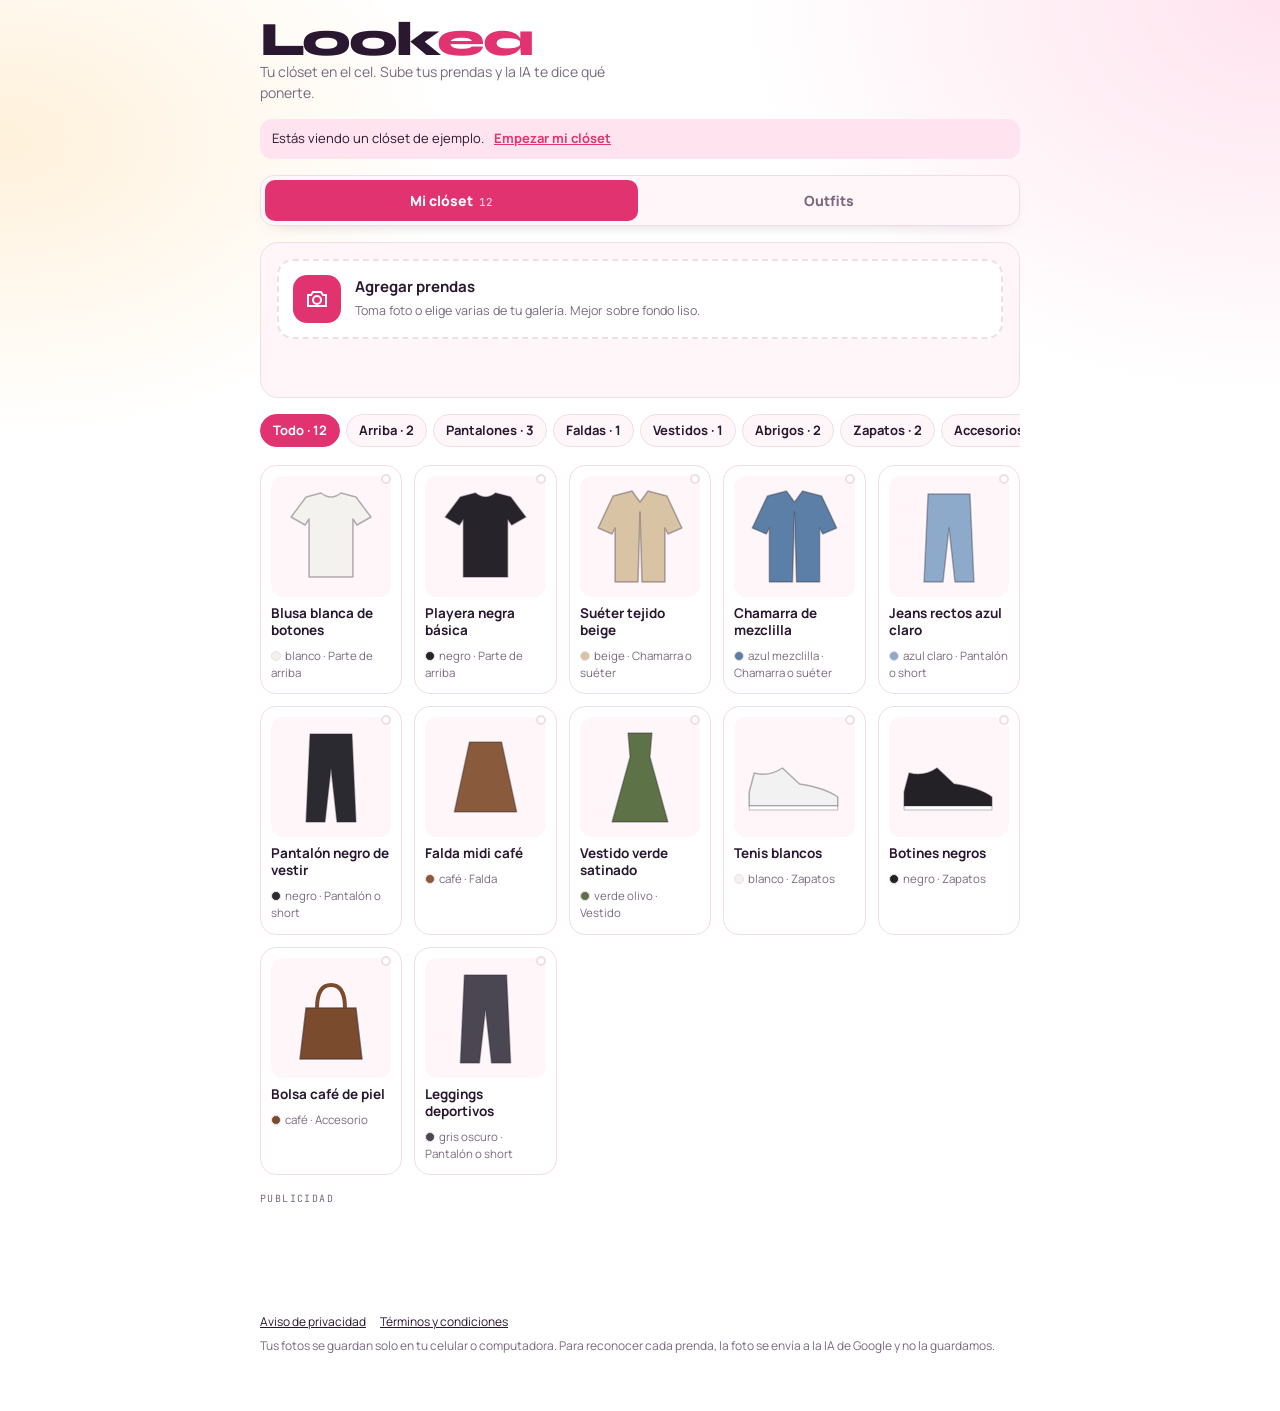
<file: public/index.html>
<!doctype html>
<html lang="es-MX">
<head>
<meta charset="utf-8">
<meta name="viewport" content="width=device-width,initial-scale=1,viewport-fit=cover">
<meta name="description" content="Lookea: sube fotos de tu ropa y la IA te arma outfits según la ocasión y el clima. Tu clóset en el cel, gratis.">
<meta property="og:title" content="Lookea · ¿qué me pongo hoy?">
<meta property="og:description" content="Sube tus prendas y la IA te dice qué ponerte. Gratis.">
<meta name="theme-color" content="#E0336F">
<link rel="icon" href="data:image/svg+xml,%3Csvg xmlns='http://www.w3.org/2000/svg' viewBox='0 0 32 32'%3E%3Crect width='32' height='32' rx='9' fill='%23E0336F'/%3E%3Cpath d='M16 8a3 3 0 0 1 3 3c0 1.5-1 2-2 2.6V15l10 6v2H5v-2l10-6v-2' stroke='%23fff' stroke-width='2' fill='none' stroke-linecap='round' stroke-linejoin='round'/%3E%3C/svg%3E">
<meta name="google-adsense-account" content="ca-pub-3124005189818645">
<script async src="https://pagead2.googlesyndication.com/pagead/js/adsbygoogle.js?client=ca-pub-3124005189818645" crossorigin="anonymous"></script>
<title>Lookea · ¿qué me pongo hoy?</title>
<link rel="preconnect" href="https://fonts.googleapis.com">
<link rel="stylesheet" href="https://fonts.googleapis.com/css2?family=Syne:wght@600;700;800&family=Manrope:wght@400;500;600;700;800&family=JetBrains+Mono:wght@500&display=swap">
<style>
/* Layout: app de una columna; arriba la marca y pestañas, el clóset es una cuadrícula de etiquetas colgantes y los outfits son "looks" en tarjetas tipo lookbook */
:root{
  --bg:#FFFFFF; --surface:#FFF6F9; --ink:#2A1730; --muted:#7A6A80; --line:#F1DDE6; --soft:#FFFFFF;
  --accent:#E0336F; --accent-ink:#FFFFFF; --accent-soft:#FFE3EE; --sage:#2E9C7A; --tag:#FFEFD9;
  color-scheme:light;
  --display:"Syne","Arial Black",system-ui,sans-serif;
  --body:"Manrope",system-ui,-apple-system,"Segoe UI",sans-serif;
  --mono:"JetBrains Mono",ui-monospace,Menlo,monospace;
}

*{box-sizing:border-box}
[hidden]{display:none!important}
body{background:var(--bg);background-image:radial-gradient(60% 40% at 100% 0%,#FFE3EE 0%,rgba(255,227,238,0) 70%),radial-gradient(50% 30% at 0% 10%,#FFF1DB 0%,rgba(255,241,219,0) 70%);background-repeat:no-repeat;color:var(--ink);font-family:var(--body);font-size:15px;line-height:1.5;
  padding-left:max(16px,env(safe-area-inset-left,0px));padding-right:max(16px,env(safe-area-inset-right,0px));padding-block:18px 56px}
.app{max-width:760px;margin:0 auto;display:flex;flex-direction:column;gap:16px}
h1,h2,h3{margin:0;text-wrap:balance}
button,input,select{font:inherit;color:inherit}
button{cursor:pointer}
:focus-visible{outline:3px solid var(--accent);outline-offset:2px}
.label{font-family:var(--mono);font-size:10.5px;letter-spacing:.14em;text-transform:uppercase;color:var(--muted)}
.muted{color:var(--muted)}
.note{font-size:12.5px;color:var(--muted);margin:0}

/* Encabezado */
.top{display:flex;justify-content:space-between;align-items:flex-end;gap:12px;flex-wrap:wrap}
.brand{font-family:var(--display);font-weight:800;font-size:clamp(34px,8vw,48px);letter-spacing:-.04em;line-height:.9}
.brand span{color:var(--accent)}
.tagline{font-size:14px;color:var(--muted);max-width:40ch}
.sample{display:flex;gap:10px;align-items:center;flex-wrap:wrap;font-size:13px;background:var(--accent-soft);border-radius:12px;padding:10px 12px}
.link{background:none;border:none;color:var(--accent);font-weight:700;padding:0;text-decoration:underline}

/* Pestañas */
.tabs{display:grid;grid-template-columns:1fr 1fr;background:var(--surface);border:1px solid var(--line);border-radius:14px;padding:4px;gap:4px;position:sticky;top:env(safe-area-inset-top,0px);z-index:5;box-shadow:0 6px 20px -16px rgba(34,25,42,.5)}
.tab{border:none;background:none;border-radius:10px;padding:10px;font-weight:800;font-size:14px;color:var(--muted)}
.tab[aria-selected="true"]{background:var(--accent);color:var(--accent-ink)}
.tab b{font-family:var(--mono);font-size:11px;font-weight:500;margin-left:6px;opacity:.75}

.card{background:var(--surface);border:1px solid var(--line);border-radius:18px;padding:16px;display:flex;flex-direction:column;gap:12px}
.card h2{font-family:var(--display);font-size:20px;font-weight:700;letter-spacing:-.02em}
.row{display:flex;gap:8px;flex-wrap:wrap;align-items:center}
.btn{border:none;border-radius:12px;padding:12px 16px;font-weight:800;background:var(--accent);color:var(--accent-ink)}
.btn.ghost{background:var(--soft);color:var(--ink);border:1px solid var(--line)}
.btn.sm{padding:8px 12px;font-size:13px;border-radius:10px}
.btn:disabled{opacity:.5;cursor:not-allowed}
.chips{display:flex;flex-wrap:wrap;gap:6px}
.chip{border:1.5px solid var(--line);background:var(--surface);border-radius:999px;padding:6px 12px;font-size:13px;font-weight:700}
.chip[aria-pressed="true"]{background:var(--accent);border-color:var(--accent);color:var(--accent-ink)}
.status{font-size:13px;color:var(--muted);min-height:1.4em}
.status.err{color:var(--accent)}

/* Subir prenda */
.upload{position:relative;display:flex;align-items:center;gap:14px;border:2px dashed var(--line);border-radius:16px;padding:14px;background:var(--soft)}
.upload input{position:absolute;inset:0;opacity:0;cursor:pointer}
.upload .ic{width:48px;height:48px;border-radius:14px;background:var(--accent);color:var(--accent-ink);display:grid;place-items:center;flex:0 0 auto}
.upload b{display:block}
.upload > span:not(.ic){min-width:0;flex:1}
#viewCloset,#viewLooks{width:100%;min-width:0}
.queue{display:flex;flex-direction:column;gap:6px}
.qi{display:flex;align-items:center;gap:10px;font-size:13px}
.qi img{width:36px;height:36px;border-radius:8px;object-fit:cover}

/* Clóset: etiquetas colgantes */
.filters{display:flex;gap:6px;overflow-x:auto;padding-bottom:2px}
.filters .chip{flex:0 0 auto}
.grid{display:grid;grid-template-columns:repeat(auto-fill,minmax(140px,1fr));gap:12px}
.item{position:relative;background:#FFFFFF;border-radius:16px;padding:10px 10px 12px;display:flex;flex-direction:column;gap:8px;border:1px solid var(--line);min-width:0;text-align:left}
.item .ph{aspect-ratio:1;max-width:100%;border-radius:12px;background:var(--surface);overflow:hidden;display:grid;place-items:center}
.item .ph img{width:100%;height:100%;object-fit:contain}
.item b{font-size:13.5px;line-height:1.25}
.item small{font-size:11.5px;color:var(--muted)}
.hole{position:absolute;top:8px;right:10px;width:10px;height:10px;border-radius:50%;border:2px solid var(--line);background:var(--bg)}
.sw{display:inline-block;width:10px;height:10px;border-radius:50%;border:1px solid var(--line);vertical-align:-1px;margin-right:4px}
.del{position:absolute;top:4px;left:4px;width:26px;height:26px;border-radius:50%;border:none;background:rgba(0,0,0,.55);color:#fff;font-size:13px;display:grid;place-items:center;opacity:0;transition:opacity .15s}
.item:hover .del,.item:focus-within .del{opacity:1}
@media (hover:none){.del{opacity:.85}}
.empty{border:2px dashed var(--line);border-radius:16px;padding:22px;text-align:center;color:var(--muted)}

/* Outfits: lookbook */
.looks{display:grid;grid-template-columns:repeat(auto-fill,minmax(220px,1fr));gap:12px}
.look{background:#FFFFFF;border-radius:18px;border:1px solid var(--line);overflow:hidden;display:flex;flex-direction:column;min-width:0}
.look-num{font-family:var(--display);font-weight:800;font-size:13px;color:var(--accent);letter-spacing:.02em}
.collage{display:grid;grid-template-columns:1fr 1fr;gap:6px;padding:10px;background:var(--surface)}
.collage .pc{aspect-ratio:1;max-width:100%;background:#FFFFFF;border-radius:12px;overflow:hidden;display:grid;place-items:center}
.collage .pc img{width:100%;height:100%;object-fit:contain}
.collage .pc.wide{grid-column:span 2;aspect-ratio:2/1}
.look-body{padding:12px 14px 14px;display:flex;flex-direction:column;gap:6px}
.look-body h3{font-family:var(--display);font-size:17px;font-weight:700;letter-spacing:-.01em}
.look-body p{margin:0;font-size:13px;color:var(--muted)}
.look-items{font-size:12px;color:var(--ink)}
.fav{align-self:flex-start;margin-top:4px}
.fav[aria-pressed="true"]{background:var(--accent);color:var(--accent-ink);border-color:var(--accent)}
.missing{display:flex;justify-content:space-between;align-items:center;gap:10px;flex-wrap:wrap;background:var(--tag);border-radius:14px;padding:12px 14px}
.missing b{display:block;font-size:14px}
.shop{font-size:12px;font-weight:800;text-decoration:none;color:var(--ink);background:var(--surface);border:1px solid var(--line);border-radius:999px;padding:6px 12px}

.ad{border:1.5px dashed var(--line);border-radius:14px;padding:14px;color:var(--muted);font-size:13px;display:flex;gap:8px;align-items:center}
.ad .t{font-family:var(--mono);font-size:10px;letter-spacing:.14em;border:1px solid var(--line);border-radius:4px;padding:2px 5px}

/* Editar prenda */
.scrim{position:fixed;inset:0;background:rgba(15,10,18,.55);display:flex;align-items:flex-end;justify-content:center;z-index:20}
.sheet{background:var(--surface);width:100%;max-width:520px;border-radius:20px 20px 0 0;padding:18px max(18px,env(safe-area-inset-left,0px)) calc(22px + env(safe-area-inset-bottom,0px));display:flex;flex-direction:column;gap:12px;max-height:92vh;overflow:auto}
@media (min-width:640px){.scrim{align-items:center}.sheet{border-radius:20px}}
.sheet h3{font-family:var(--display);font-size:20px}
.form{display:grid;grid-template-columns:1fr 1fr;gap:10px}
.field{display:flex;flex-direction:column;gap:4px;min-width:0}
.field.full{grid-column:span 2}
.field label{font-size:12px;font-weight:700;color:var(--muted)}
.field input,.field select{border:1px solid var(--line);background:var(--soft);border-radius:10px;padding:10px 12px;width:100%;min-width:0}
.toast{position:fixed;left:50%;transform:translateX(-50%);bottom:calc(20px + env(safe-area-inset-bottom,0px));background:var(--ink);color:var(--bg);padding:10px 16px;border-radius:999px;font-size:13px;font-weight:700;z-index:30}
@media (prefers-reduced-motion:no-preference){.look{animation:up .35s ease both}@keyframes up{from{transform:translateY(8px)}to{transform:none}}}
.adslot{display:flex;flex-direction:column;gap:4px;min-height:100px}
.adslot::before{content:"Publicidad";font-family:var(--mono);font-size:10px;letter-spacing:.14em;text-transform:uppercase;color:var(--muted)}
.adslot ins{display:block;width:100%}
footer{display:flex;flex-direction:column;gap:6px;font-size:12px;color:var(--muted);padding-top:6px}
footer nav{display:flex;gap:14px;flex-wrap:wrap}
footer a{color:var(--ink)}
html{-webkit-text-size-adjust:100%}
body{margin:0;padding-top:max(18px,env(safe-area-inset-top,0px))}
img{max-width:100%}
</style>
</head>
<body>

<div class="app">
  <header class="top">
    <div>
      <div class="brand">Look<span>ea</span></div>
      <div class="tagline">Tu clóset en el cel. Sube tus prendas y la IA te dice qué ponerte.</div>
    </div>
  </header>

  <div class="sample" id="sampleNote" hidden>
    <span>Estás viendo un clóset de ejemplo.</span>
    <button class="link" type="button" id="startOwn">Empezar mi clóset</button>
  </div>

  <nav class="tabs" role="tablist">
    <button class="tab" role="tab" id="tabCloset" aria-selected="true" type="button">Mi clóset<b id="count">0</b></button>
    <button class="tab" role="tab" id="tabLooks" aria-selected="false" type="button">Outfits</button>
  </nav>

  <!-- ===== CLÓSET ===== -->
  <section id="viewCloset" class="app" style="gap:16px">
    <div class="card">
      <label class="upload">
        <span class="ic"><svg width="24" height="24" viewBox="0 0 24 24" fill="none" stroke="currentColor" stroke-width="2" aria-hidden="true"><path d="M3 8h3l2-3h8l2 3h3v11H3z"/><circle cx="12" cy="13" r="4"/></svg></span>
        <span><b>Agregar prendas</b><span class="note">Toma foto o elige varias de tu galería. Mejor sobre fondo liso.</span></span>
        <input id="addPhotos" type="file" accept="image/jpeg,image/png,image/webp" multiple aria-label="Agregar fotos de prendas">
      </label>
      <div class="queue" id="queue"></div>
      <div class="status" id="addStatus" role="status"></div>
    </div>

    <div class="filters" id="filters" role="group" aria-label="Filtrar por tipo"></div>
    <div class="grid" id="grid"></div>
    <aside class="adslot" data-slot="abajo" aria-label="Publicidad" hidden></aside>
  </section>

  <!-- ===== OUTFITS ===== -->
  <section id="viewLooks" class="app" style="gap:16px" hidden>
    <div class="card">
      <h2>¿Para qué te vistes hoy?</h2>
      <div>
        <span class="label">Ocasión</span>
        <div class="chips" id="occChips" data-single="1" style="margin-top:6px">
          <button class="chip" type="button" data-v="escuela" aria-pressed="true">Escuela</button>
          <button class="chip" type="button" data-v="trabajo" aria-pressed="false">Trabajo</button>
          <button class="chip" type="button" data-v="salida casual" aria-pressed="false">Salida casual</button>
          <button class="chip" type="button" data-v="cita" aria-pressed="false">Cita</button>
          <button class="chip" type="button" data-v="fiesta" aria-pressed="false">Fiesta</button>
          <button class="chip" type="button" data-v="deporte" aria-pressed="false">Deporte</button>
        </div>
      </div>
      <div>
        <span class="label">Clima</span>
        <div class="chips" id="wxChips" data-single="1" style="margin-top:6px">
          <button class="chip" type="button" data-v="calor" aria-pressed="false">☀️ Calor</button>
          <button class="chip" type="button" data-v="templado" aria-pressed="true">⛅ Templado</button>
          <button class="chip" type="button" data-v="frío" aria-pressed="false">🧥 Frío</button>
          <button class="chip" type="button" data-v="lluvia" aria-pressed="false">🌧️ Lluvia</button>
        </div>
      </div>
      <div class="row">
        <button class="btn" type="button" id="makeLooks">Armar mis outfits</button>
        <button class="btn ghost" type="button" id="stop" hidden>Detener</button>
      </div>
      <div class="status" id="lookStatus" role="status"></div>
    </div>

    <div class="looks" id="looks"></div>
    <div id="missingBox"></div>

    <aside class="adslot" data-slot="arriba" aria-label="Publicidad" hidden></aside>

    <div class="card" id="favCard" hidden>
      <h2>Mis favoritos</h2>
      <div class="looks" id="favs"></div>
    </div>
  </section>
</div>

<div class="app" style="margin-top:16px">
  <footer>
    <nav><a href="/privacidad.html">Aviso de privacidad</a><a href="/terminos.html">Términos y condiciones</a></nav>
    <span>Tus fotos se guardan solo en tu celular o computadora. Para reconocer cada prenda, la foto se envía a la IA de Google y no la guardamos.</span>
  </footer>
</div>

<!-- Editar prenda -->
<div class="scrim" id="editSheet" hidden>
  <form class="sheet" id="editForm" role="dialog" aria-modal="true" aria-labelledby="editTitle">
    <h3 id="editTitle">Editar prenda</h3>
    <div class="form">
      <div class="field full"><label for="eName">Nombre</label><input id="eName" maxlength="40" required></div>
      <div class="field"><label for="eType">Tipo</label><select id="eType"></select></div>
      <div class="field"><label for="eColor">Color</label><input id="eColor" maxlength="24"></div>
      <div class="field full"><label for="eTags">Ocasiones y clima (separados por coma)</label><input id="eTags" maxlength="120" placeholder="escuela, casual, templado"></div>
    </div>
    <div class="row" style="justify-content:space-between">
      <button class="btn ghost sm" type="button" id="eDelete">Borrar prenda</button>
      <div class="row"><button class="btn ghost" type="button" data-close>Cancelar</button><button class="btn" type="submit">Guardar</button></div>
    </div>
  </form>
</div>

<div class="toast" id="toast" hidden></div>

<script>
(function(){
  const $=id=>document.getElementById(id);
  const esc=s=>String(s??'').replace(/[&<>"']/g,c=>({'&':'&amp;','<':'&lt;','>':'&gt;','"':'&quot;',"'":'&#39;'}[c]));
  const uid=()=>Math.random().toString(36).slice(2,10);
  const TYPES={top:'Parte de arriba',bottom:'Pantalón o short',falda:'Falda',vestido:'Vestido',abrigo:'Chamarra o suéter',calzado:'Zapatos',accesorio:'Accesorio'};
  const FILTERS=[['todo','Todo'],['top','Arriba'],['bottom','Pantalones'],['falda','Faldas'],['vestido','Vestidos'],['abrigo','Abrigos'],['calzado','Zapatos'],['accesorio','Accesorios']];
  function toast(m){const t=$('toast');t.textContent=m;t.hidden=false;clearTimeout(toast.t);toast.t=setTimeout(()=>t.hidden=true,2200)}

  // ---------- Ilustraciones de ejemplo (SVG) ----------
  const SHAPES={
    top:'M70 30 L100 22 Q120 38 140 22 L170 30 L200 70 L172 86 L164 74 L164 190 L76 190 L76 74 L68 86 L40 70 Z',
    bottom:'M78 24 L162 24 L170 200 L132 200 L120 92 L108 200 L70 200 Z',
    falda:'M88 40 L152 40 L182 180 L58 180 Z',
    vestido:'M96 22 L144 22 L140 70 L176 200 L64 200 L100 70 Z',
    abrigo:'M66 28 L104 18 L120 40 L136 18 L174 28 L204 92 L176 104 L170 92 L170 200 L124 200 L120 60 L116 200 L70 200 L70 92 L64 104 L36 92 Z',
    calzado:'M30 140 L40 102 Q70 110 96 92 L130 124 Q182 132 206 150 L206 168 L30 168 Z',
    accesorio:'M70 90 L170 90 L182 192 L58 192 Z M92 90 Q92 44 120 44 Q148 44 148 90'
  };
  function art(type,hex){
    const p=SHAPES[type]||SHAPES.top, isBag=type==='accesorio';
    const svg=`<svg xmlns="http://www.w3.org/2000/svg" viewBox="0 0 240 220"><path d="${p}" fill="${isBag?'none':hex}" stroke="#2a2030" stroke-opacity=".35" stroke-width="3" stroke-linejoin="round"/>${isBag?`<path d="M70 90 L170 90 L182 192 L58 192 Z" fill="${hex}" stroke="#2a2030" stroke-opacity=".35" stroke-width="3"/><path d="M92 90 Q92 44 120 44 Q148 44 148 90" fill="none" stroke="${hex}" stroke-width="8"/>`:''}${type==='calzado'?'<path d="M30 168 L206 168 L206 176 L30 176 Z" fill="#ffffff" stroke="#2a2030" stroke-opacity=".3" stroke-width="2"/>':''}</svg>`;
    return 'data:image/svg+xml;utf8,'+encodeURIComponent(svg);
  }
  const SAMPLE=[
    ['Blusa blanca de botones','top','blanco','#F4F2EE',['escuela','trabajo','cita','templado','calor']],
    ['Playera negra básica','top','negro','#26232A',['escuela','salida casual','calor','templado']],
    ['Suéter tejido beige','abrigo','beige','#D9C3A5',['escuela','salida casual','frío','templado']],
    ['Chamarra de mezclilla','abrigo','azul mezclilla','#5B7FA6',['salida casual','escuela','templado','frío']],
    ['Jeans rectos azul claro','bottom','azul claro','#8DAACB',['escuela','salida casual','templado','frío','calor']],
    ['Pantalón negro de vestir','bottom','negro','#2B2A30',['trabajo','cita','fiesta','templado','frío']],
    ['Falda midi café','falda','café','#8A5A3C',['cita','trabajo','salida casual','templado']],
    ['Vestido verde satinado','vestido','verde olivo','#5E7247',['fiesta','cita','calor','templado']],
    ['Tenis blancos','calzado','blanco','#F2F2F2',['escuela','salida casual','deporte','calor','templado']],
    ['Botines negros','calzado','negro','#232126',['cita','fiesta','trabajo','frío','lluvia']],
    ['Bolsa café de piel','accesorio','café','#7B4B2E',['trabajo','cita','salida casual']],
    ['Leggings deportivos','bottom','gris oscuro','#4A4752',['deporte','frío','templado']]
  ].map(([n,t,c,h,tags],i)=>({id:'s'+i,nombre:n,tipo:t,color:c,hex:h,etiquetas:tags,img:art(t,h),ejemplo:true}));

  // ---------- Almacenamiento en el navegador (IndexedDB) ----------
  let db=null;
  const idb=new Promise(res=>{try{const r=indexedDB.open('closetea',1);
    r.onupgradeneeded=()=>{const d=r.result;d.createObjectStore('items',{keyPath:'id'});d.createObjectStore('kv')};
    r.onsuccess=()=>{db=r.result;res(db)};r.onerror=()=>res(null)}catch(e){res(null)}});
  const tx=(store,mode,fn)=>new Promise(res=>{if(!db)return res(null);try{const t=db.transaction(store,mode);const s=t.objectStore(store);const out=fn(s);t.oncomplete=()=>res(out&&out.result!==undefined?out.result:true);t.onerror=()=>res(null)}catch(e){res(null)}});
  const dbAll=()=>new Promise(res=>{if(!db)return res([]);try{const r=db.transaction('items').objectStore('items').getAll();r.onsuccess=()=>res(r.result||[]);r.onerror=()=>res([])}catch(e){res([])}});
  const dbPut=it=>tx('items','readwrite',s=>s.put(it));
  const dbDel=id=>tx('items','readwrite',s=>s.delete(id));
  const kvGet=k=>new Promise(res=>{if(!db)return res(null);try{const r=db.transaction('kv').objectStore('kv').get(k);r.onsuccess=()=>res(r.result??null);r.onerror=()=>res(null)}catch(e){res(null)}});
  const kvSet=(k,v)=>tx('kv','readwrite',s=>s.put(v,k));

  // ---------- Estado ----------
  let items=[], sampleMode=true, filter='todo', looks=[], favs=[], missing=null, ctl=null, editing=null;

  function chipGroup(id){
    const g=$(id), single=g.dataset.single;
    g.addEventListener('click',e=>{const b=e.target.closest('.chip');if(!b)return;
      if(single)g.querySelectorAll('.chip').forEach(c=>c.setAttribute('aria-pressed',String(c===b)));
      else b.setAttribute('aria-pressed',String(b.getAttribute('aria-pressed')!=='true'))});
    return ()=>(g.querySelector('.chip[aria-pressed="true"]')||{}).dataset?.v;
  }
  const getOcc=chipGroup('occChips'), getWx=chipGroup('wxChips');

  // ---------- Pestañas ----------
  function showTab(t){
    $('tabCloset').setAttribute('aria-selected',String(t==='closet'));$('tabLooks').setAttribute('aria-selected',String(t==='looks'));
    $('viewCloset').hidden=t!=='closet';$('viewLooks').hidden=t!=='looks';
  }
  $('tabCloset').onclick=()=>showTab('closet');$('tabLooks').onclick=()=>showTab('looks');

  // ---------- Render clóset ----------
  function renderCloset(){
    $('sampleNote').hidden=!sampleMode;
    $('count').textContent=items.length;
    $('filters').innerHTML=FILTERS.map(([k,l])=>{const n=k==='todo'?items.length:items.filter(i=>i.tipo===k).length;
      return n||k==='todo'?`<button class="chip" type="button" data-f="${k}" aria-pressed="${filter===k}">${l} ${n?`· ${n}`:''}</button>`:''}).join('');
    const list=filter==='todo'?items:items.filter(i=>i.tipo===filter);
    $('grid').innerHTML=list.length?list.map(i=>`<div class="item" tabindex="0" data-id="${i.id}" role="button" aria-label="Editar ${esc(i.nombre)}">
        <span class="hole" aria-hidden="true"></span>
        <div class="ph"><img src="${i.img}" alt="" loading="lazy"></div>
        <b>${esc(i.nombre)}</b>
        <small><span class="sw" style="background:${esc(i.hex||'#ccc')}"></span>${esc(i.color||'')} · ${esc(TYPES[i.tipo]||'')}</small>
      </div>`).join(''):`<div class="empty" style="grid-column:1/-1">Tu clóset está vacío. Agrega fotos de tus prendas arriba: con 6 a 10 prendas ya salen buenos outfits.</div>`;
  }
  $('filters').addEventListener('click',e=>{const b=e.target.closest('[data-f]');if(!b)return;filter=b.dataset.f;renderCloset()});

  // ---------- Agregar prendas ----------
  async function shrink(file){
    const img=await new Promise((ok,no)=>{const i=new Image();i.onload=()=>ok(i);i.onerror=no;i.src=URL.createObjectURL(file)});
    const k=Math.min(1,640/Math.max(img.naturalWidth,img.naturalHeight));
    const c=document.createElement('canvas');c.width=Math.round(img.naturalWidth*k);c.height=Math.round(img.naturalHeight*k);
    c.getContext('2d').drawImage(img,0,0,c.width,c.height);
    const url=c.toDataURL('image/jpeg',0.85);
    const blob=await new Promise(r=>c.toBlob(r,'image/jpeg',0.85));
    return {url,blob};
  }
  // ---------- IA (backend en Cloudflare con Gemini) ----------
  let limiteAviso='';
  async function api(path,body,signal){
    const r=await fetch('/api/'+path,{method:'POST',headers:{'content-type':'application/json'},body:JSON.stringify(body),signal});
    const d=await r.json().catch(()=>({error:'red',mensaje:'Revisa tu conexión a internet.'}));
    if(!r.ok)throw d;
    return d;
  }
  async function tagItem(url){
    try{return await api('tag',{foto:{mimeType:'image/jpeg',data:url.split(',')[1]}})}
    catch(e){if(e?.error?.startsWith?.('tope'))limiteAviso=e.mensaje;return null}
  }

  $('addPhotos').addEventListener('change',async e=>{
    const files=[...e.target.files].slice(0,12); e.target.value='';
    if(!files.length)return;
    if(sampleMode){sampleMode=false;items=[];looks=[];missing=null;await kvSet('started',true);}
    const q=$('queue'); $('addStatus').textContent=''; $('addStatus').classList.remove('err');
    let ok=0, manual=0;
    for(const f of files){
      const row=document.createElement('div');row.className='qi';
      let pic; try{pic=await shrink(f)}catch(err){continue}
      row.innerHTML=`<img src="${pic.url}" alt=""><span>Reconociendo prenda…</span>`;q.prepend(row);
      let tag=null;
      tag=await tagItem(pic.url);
      if(tag&&tag.error){row.querySelector('span').textContent='No parece una prenda, la omití.';continue}
      const it={id:uid(),img:pic.url,
        nombre:String(tag?.nombre||'Prenda nueva').slice(0,40),
        tipo:TYPES[tag?.tipo]?tag.tipo:'top',
        color:String(tag?.color||'').slice(0,24),
        hex:/^#[0-9a-f]{6}$/i.test(tag?.hex||'')?tag.hex:'#cccccc',
        etiquetas:(Array.isArray(tag?.etiquetas)?tag.etiquetas:[]).map(String).slice(0,6),
        creado:Date.now()};
      items.unshift(it); await dbPut(it); ok++;
      if(!tag)manual++;
      row.querySelector('span').innerHTML=tag?`Listo: <b>${esc(it.nombre)}</b>`:`Guardada. Toca la prenda para ponerle nombre y tipo.`;
      renderCloset();
    }
    $('addStatus').textContent=ok?`Agregaste ${ok} prenda${ok===1?'':'s'}.`+(manual?' '+(limiteAviso||'Algunas no se reconocieron: tócalas para ponerles tipo y color.'):''):'';
    setTimeout(()=>{q.innerHTML=''},6000);
  });

  // ---------- Editar / borrar ----------
  $('eType').innerHTML=Object.entries(TYPES).map(([k,v])=>`<option value="${k}">${v}</option>`).join('');
  $('grid').addEventListener('click',e=>{const c=e.target.closest('.item');if(c)openEdit(c.dataset.id)});
  $('grid').addEventListener('keydown',e=>{if(e.key==='Enter'){const c=e.target.closest('.item');if(c)openEdit(c.dataset.id)}});
  function openEdit(id){
    editing=items.find(i=>i.id===id);if(!editing)return;
    if(editing.ejemplo){toast('Es una prenda de ejemplo. Empieza tu clóset para editar.');return}
    $('eName').value=editing.nombre;$('eType').value=editing.tipo;$('eColor').value=editing.color;$('eTags').value=(editing.etiquetas||[]).join(', ');
    $('editSheet').hidden=false;$('eName').focus();
  }
  $('editForm').addEventListener('submit',async e=>{e.preventDefault();if(!editing)return;
    Object.assign(editing,{nombre:$('eName').value.trim()||'Prenda',tipo:$('eType').value,color:$('eColor').value.trim(),
      etiquetas:$('eTags').value.split(',').map(s=>s.trim().toLowerCase()).filter(Boolean).slice(0,8)});
    await dbPut(editing);$('editSheet').hidden=true;renderCloset();toast('Prenda guardada')});
  $('eDelete').addEventListener('click',async()=>{if(!editing)return;
    if($('eDelete').dataset.armed!=='1'){$('eDelete').dataset.armed='1';$('eDelete').textContent='Toca otra vez para borrar';return}
    await dbDel(editing.id);items=items.filter(i=>i.id!==editing.id);$('editSheet').hidden=true;renderCloset();toast('Prenda borrada')});
  document.addEventListener('click',e=>{if(e.target.closest('[data-close]')||e.target.id==='editSheet'){$('editSheet').hidden=true}});
  $('editSheet').addEventListener('transitionend',()=>{});
  new MutationObserver(()=>{if($('editSheet').hidden){$('eDelete').dataset.armed='';$('eDelete').textContent='Borrar prenda'}}).observe($('editSheet'),{attributes:true});
  document.addEventListener('keydown',e=>{if(e.key==='Escape')$('editSheet').hidden=true});

  $('startOwn').addEventListener('click',async()=>{sampleMode=false;items=[];looks=[];missing=null;await kvSet('started',true);renderCloset();renderLooks();$('addPhotos').click()});

  // ---------- Outfits ----------
  const has=(i,t)=>(i.etiquetas||[]).some(x=>String(x).toLowerCase().includes(t));
  function ruleLooks(occ,wx){
    const score=i=>(has(i,occ)?2:0)+(has(i,wx)?1:0);
    const pick=t=>items.filter(i=>i.tipo===t).sort((a,b)=>score(b)-score(a));
    const tops=pick('top'),bottoms=pick('bottom').concat(pick('falda')),dresses=pick('vestido'),shoes=pick('calzado'),coats=pick('abrigo'),acc=pick('accesorio');
    const out=[];const needCoat=wx==='frío'||wx==='lluvia';
    for(let k=0;k<3;k++){
      let ids=[];
      if(dresses[k]&&(occ==='fiesta'||occ==='cita'||k===2)) ids.push(dresses[k].id);
      else if(tops.length&&bottoms.length){ids.push(tops[k%tops.length].id,bottoms[(k+ (k>0?1:0))%bottoms.length].id)}
      else if(dresses.length){ids.push(dresses[k%dresses.length].id)}
      if(!ids.length)break;
      if(shoes.length)ids.push(shoes[k%shoes.length].id);
      if(needCoat&&coats.length)ids.push(coats[k%coats.length].id);
      else if(coats.length&&k===1&&wx==='templado')ids.push(coats[0].id);
      if(acc.length&&k!==1)ids.push(acc[0].id);
      const key=ids.join();if(out.some(o=>o.ids.join()===key))continue;
      out.push({titulo:['Básico que no falla','Con un toque distinto','Para destacar'][k],ids,porque:`Combina prendas pensadas para ${occ} con clima ${wx}.`,tip:''});
    }
    return out;
  }

  async function makeLooks(){
    const occ=getOcc(), wx=getWx();
    if(items.length<3){$('lookStatus').textContent='Agrega al menos 3 prendas (una de arriba, una de abajo y zapatos).';$('lookStatus').classList.add('err');return}
    $('lookStatus').classList.remove('err');
    if(sampleMode){looks=ruleLooks(occ,wx);missing=null;renderLooks();$('lookStatus').textContent='Estos son outfits de ejemplo. Empieza tu clóset para que la IA arme los tuyos.';return}
    const list=items.map(i=>({id:i.id,nombre:i.nombre,tipo:i.tipo,color:i.color,etiquetas:i.etiquetas}));
    ctl=new AbortController();
    $('makeLooks').disabled=true;$('stop').hidden=false;$('lookStatus').textContent='Tu estilista está armando los outfits…';
    try{
      const r=await api('looks',{ocasion:occ,clima:wx,prendas:list},ctl.signal);
      const valid=new Set(items.map(i=>i.id));
      looks=(r?.outfits||[]).slice(0,3).map(o=>({titulo:String(o.titulo||'Outfit'),ids:(o.ids||[]).map(String).filter(id=>valid.has(id)).slice(0,5),porque:String(o.porque||''),tip:String(o.tip||'')})).filter(o=>o.ids.length>=2);
      missing=r?.falta?.nombre?{nombre:String(r.falta.nombre),porque:String(r.falta.porque||''),busqueda:String(r.falta.busqueda||r.falta.nombre)}:null;
      if(!looks.length)looks=ruleLooks(occ,wx);
      renderLooks();$('lookStatus').textContent='Listo. Guarda tus favoritos con el corazón.';
    }catch(e){
      if(e?.name==='AbortError')$('lookStatus').textContent='Detuviste la búsqueda.';
      else{looks=ruleLooks(occ,wx);missing=null;renderLooks();$('lookStatus').textContent=(e?.mensaje&&e?.error?.startsWith?.('tope')?e.mensaje+' ':'')+'Armé outfits con tus etiquetas.'}
    }finally{$('makeLooks').disabled=false;$('stop').hidden=true;ctl=null}
  }
  $('makeLooks').addEventListener('click',makeLooks);
  $('stop').addEventListener('click',()=>ctl?.abort());

  function lookCard(o,idx,isFav){
    const its=o.ids.map(id=>items.find(i=>i.id===id)).filter(Boolean);
    if(!its.length)return '';
    const key=o.ids.join('|'); const saved=favs.some(f=>f.ids.join('|')===key);
    return `<article class="look">
      <div class="collage">${its.map((i,n)=>`<div class="pc${its.length===3&&n===2?' wide':''}"><img src="${i.img}" alt="${esc(i.nombre)}"></div>`).join('')}</div>
      <div class="look-body">
        <span class="look-num">${isFav?'FAVORITO':'LOOK 0'+(idx+1)}</span>
        <h3>${esc(o.titulo)}</h3>
        <div class="look-items">${its.map(i=>esc(i.nombre)).join(' + ')}</div>
        ${o.porque?`<p>${esc(o.porque)}</p>`:''}
        ${o.tip?`<p><b>Tip:</b> ${esc(o.tip)}</p>`:''}
        <button class="btn ghost sm fav" type="button" data-fav="${esc(key)}" data-from="${isFav?'fav':'look'}" data-i="${idx}" aria-pressed="${saved}">${saved?'♥ Guardado':'♡ Guardar'}</button>
      </div></article>`;
  }
  function renderLooks(){
    $('looks').innerHTML=looks.length?looks.map((o,i)=>lookCard(o,i,false)).join(''):`<div class="empty" style="grid-column:1/-1">Elige ocasión y clima, y toca <b>Armar mis outfits</b>.</div>`;
    const q=missing?encodeURIComponent(missing.busqueda.toLowerCase().normalize('NFD').replace(/[̀-ͯ]/g,'').replace(/[^a-z0-9 ]/g,'').trim().replace(/\s+/g,'-')):'';
    $('missingBox').innerHTML=missing?`<div class="missing"><div><span class="label">A tu clóset le falta</span><b>${esc(missing.nombre)}</b><span class="note">${esc(missing.porque)}</span></div>
      <a class="shop" href="https://listado.mercadolibre.com.mx/${q}" target="_blank" rel="noopener sponsored">Ver en Mercado Libre</a></div>`:'';
    const favHTML=favs.map((o,i)=>lookCard(o,i,true)).join('');
    $('favCard').hidden=!favHTML;
    $('favs').innerHTML=favHTML;
  }
  document.addEventListener('click',async e=>{const b=e.target.closest('[data-fav]');if(!b)return;
    const key=b.dataset.fav, i=favs.findIndex(f=>f.ids.join('|')===key);
    if(i>=0)favs.splice(i,1);
    else{const src=b.dataset.from==='fav'?favs[+b.dataset.i]:looks[+b.dataset.i];if(src)favs.unshift({...src})}
    await kvSet('favs',favs);renderLooks();toast(i>=0?'Quitado de favoritos':'Guardado en favoritos')});

  // ---------- Arranque ----------
  (async function boot(){
    await idb;
    const started=await kvGet('started');
    const saved=await dbAll();
    favs=(await kvGet('favs'))||[];
    if(started||saved.length){sampleMode=false;items=saved.sort((a,b)=>(b.creado||0)-(a.creado||0))}
    else{sampleMode=true;items=SAMPLE.slice();looks=ruleLooks('escuela','templado');}
    renderCloset();renderLooks();
  })();
})();
</script>
<script>
// ================= ANUNCIOS (Google AdSense) =================
const ADSENSE = { cliente: 'ca-pub-3124005189818645', bloques: { arriba: '2402231154', abajo: '7079842766' } };
(function(){
  document.querySelectorAll('.adslot').forEach(function(box){
    var slot = ADSENSE.bloques[box.dataset.slot]; if(!slot) return;
    box.innerHTML = '<ins class="adsbygoogle" data-ad-client="'+ADSENSE.cliente+'" data-ad-slot="'+slot+'" data-ad-format="auto" data-full-width-responsive="true"></ins>';
    box.hidden = false;
    try{ (window.adsbygoogle = window.adsbygoogle || []).push({}); }catch(e){}
  });
})();
</script>
</body>
</html>
</file>
